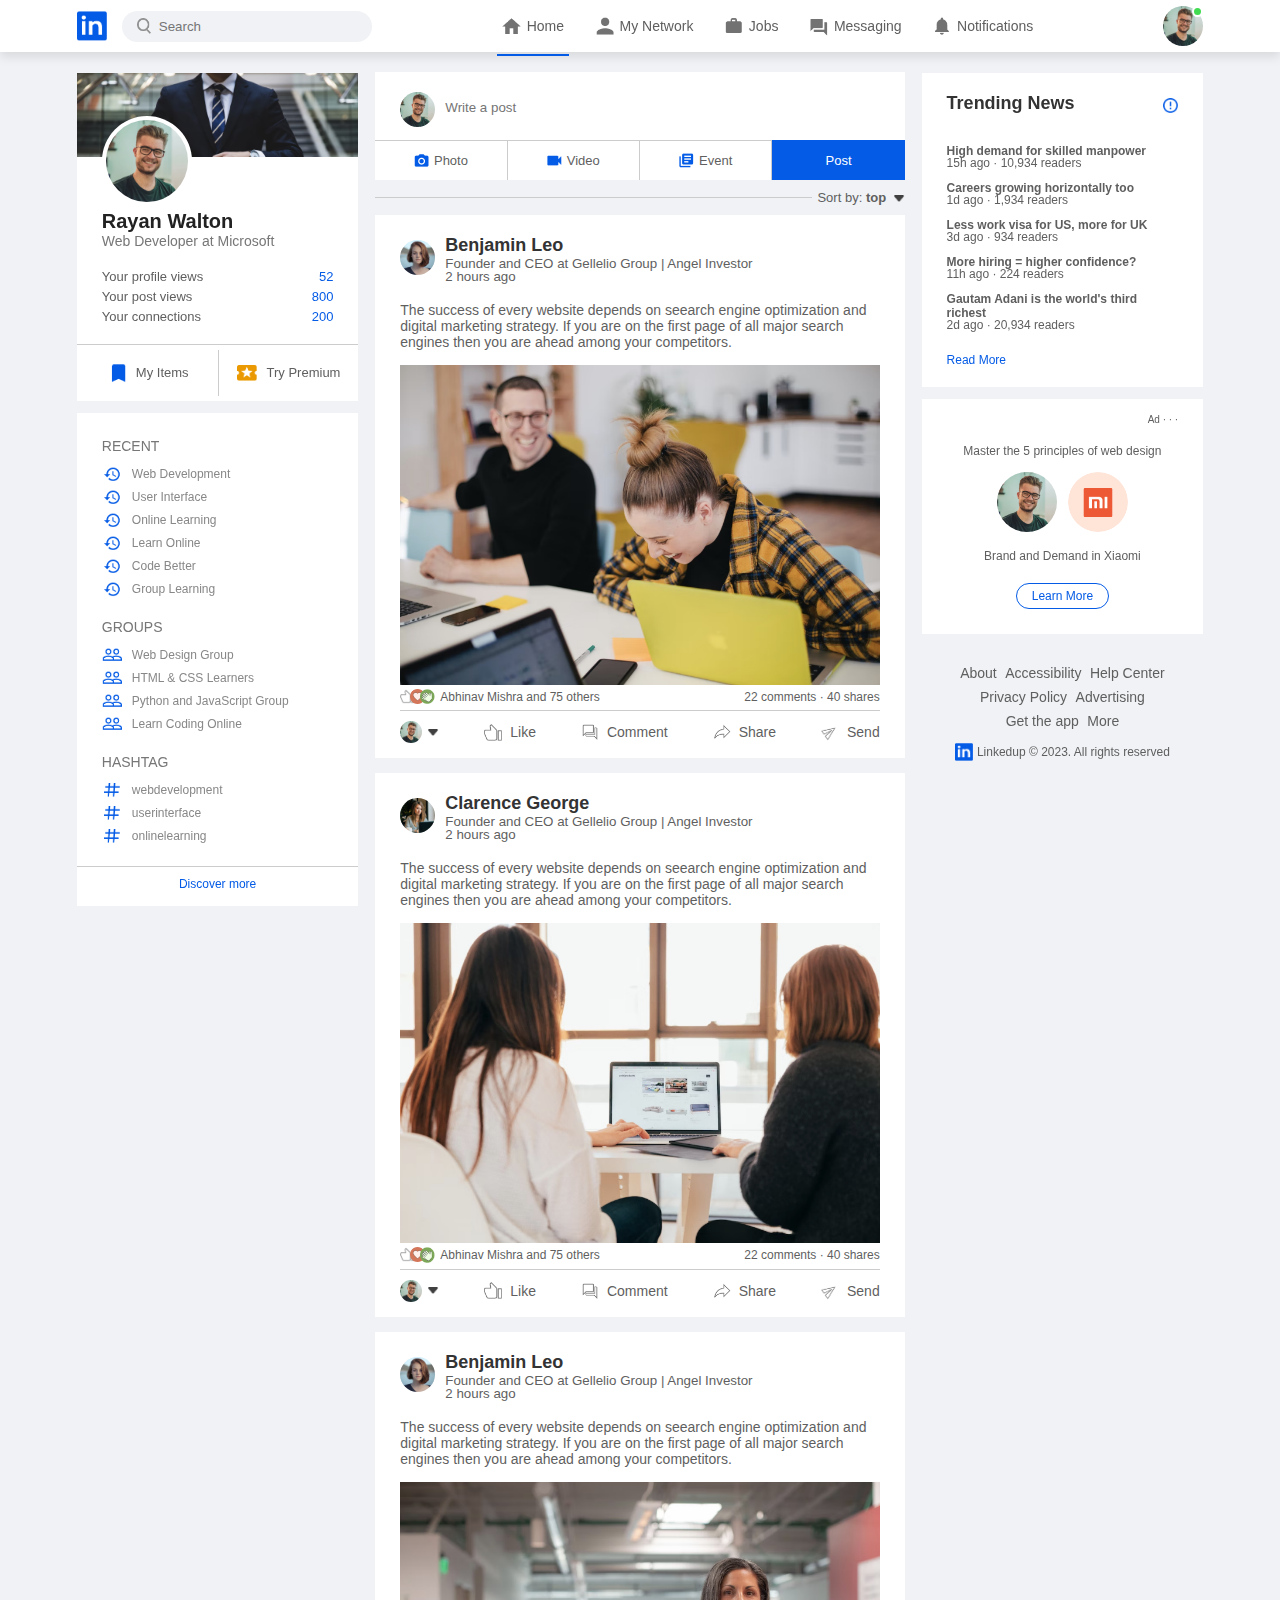
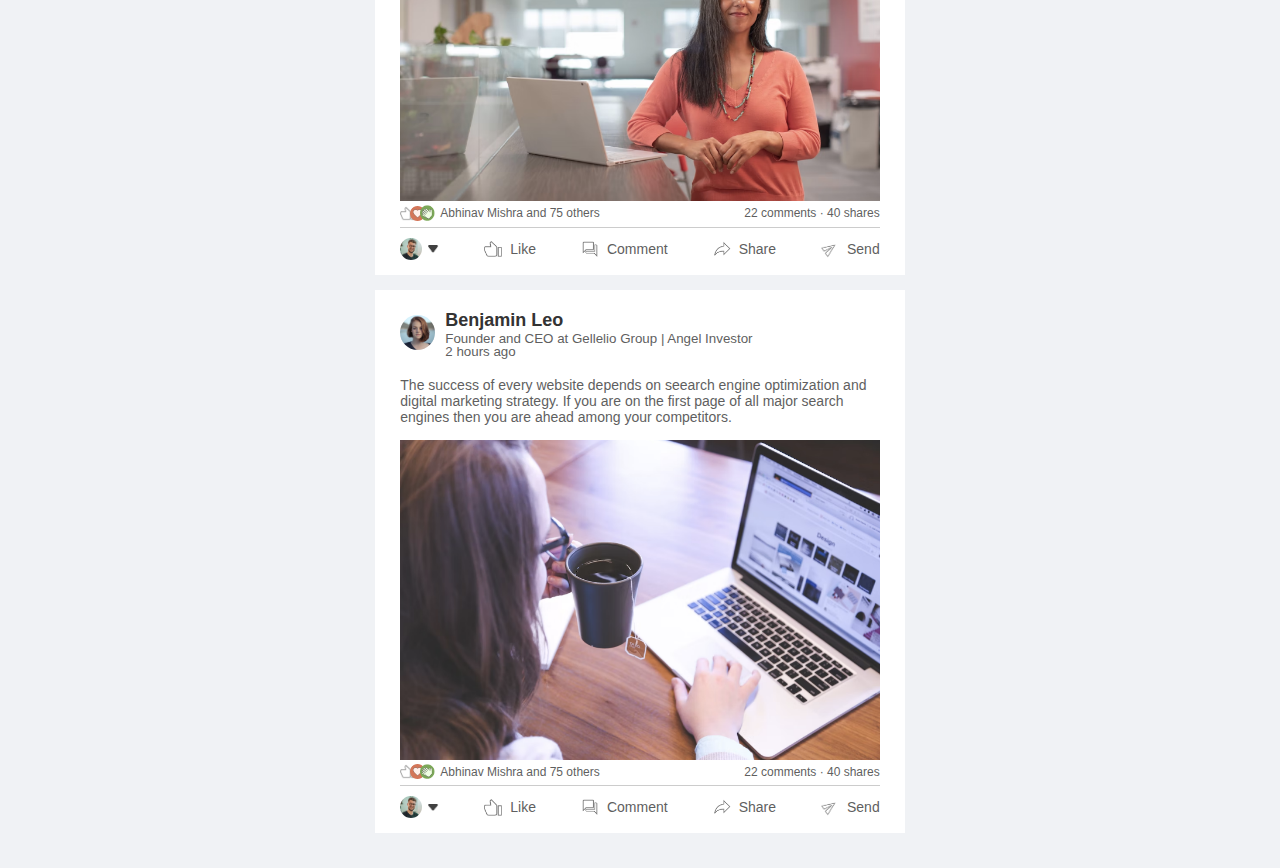
<file: index.html>
<!DOCTYPE html>
<html lang="en">
    <head>
        <meta charset = "UTF-8">
        <meta http-equiv = "X-UA-Compatible" content = "IE=edge">
        <meta name="viewport" content="width=device-width, initial-scale = 1.0">
        <title>LinkedIn - Social</title>
        <link rel="stylesheet" href="style.css">
    </head>
    <body>

        <nav class="navbar">
            <div class="navbar-left">
                <a href="index.html" class="logo"><img src="images/logo.png"></a>

                <div class="search-box">
                    <img src="images/search.png">
                    <input type="text" placeholder="Search ">
                </div>
            </div>
            <div class="navbar-center">
                <ul>
                    <li><a href="index.html" class="active-link"><img src="images/home.png"><span>Home</span></a></li>
                    <li><a href=""><img src="images/network.png"><span>My Network</span></a></li>
                    <li><a href=""><img src="images/jobs.png"><span>Jobs</span></a></li>
                    <li><a href=""><img src="images/message.png"><span>Messaging</span></a></li>
                    <li><a href=""><img src="images/notification.png"><span>Notifications</span></a></li>
                </ul>
            </div>
            <div class="navbar-right">
                <div class="online">
                    <img src="images/user-1.png" class="nav-profile-img" onclick="toggleMenu()">
                </div>
            </div>
            
            <!------------------- profile drop down menu --------------------------->
            <div class="profile-menu-wrap" id="profileMenu">
                <div class="profile-menu">
                    <div class="user-info">
                        <img src="images/user-1.png">
                        <div>
                            <h3>Rayan Walton</h3>
                            <a href="profile.html">See your profile</a>
                        </div>
                    </div>
                    <hr>
                    <a href="" class="profile-menu-link">
                        <img src="images/feedback.png">
                        <p>Give Feedback</p>
                        <span>></span>
                    </a>
                    <a href="" class="profile-menu-link">
                        <img src="images/setting.png">
                        <p>Settings & Privacy</p>
                        <span>></span>
                    </a>
                    <a href="" class="profile-menu-link">
                        <img src="images/help.png">
                        <p>Help & Support</p>
                        <span>></span>
                    </a>
                    <a href="" class="profile-menu-link">
                        <img src="images/display.png">
                        <p>Display & Accessibility</p>
                        <span>></span>
                    </a>
                    <a href="" class="profile-menu-link">
                        <img src="images/logout.png">
                        <p>Logout</p>
                        <span>></span>
                    </a>
                </div>
            </div>

        </nav>


        <!---------------- navbar end --------------------->

        <div class="container">

        <!---------------- left-sidebar --------------------->
            <div class="left-sidebar">
                <div class="sidebar-profile-box">
                    <img src="images/cover-pic.png" width="100%">
                    <div class="sidebar-profile-info">
                        <img src="images/user-1.png">
                        <h1>Rayan Walton</h1>
                        <h3>Web Developer at Microsoft</h3>
                        <ul>
                            <li>Your profile views<span>52</span></li>
                            <li>Your post views<span>800</span></li>
                            <li>Your connections<span>200</span></li>
                        </ul>
                    </div>
                    <div class="sidebar-profile-link">
                        <a href="#"><img src="images/items.png">My Items</a>
                        <a href="#"><img src="images/premium.png">Try Premium</a>
                    </div>
                </div>

                <div class="sidebar-activity" id="sidebarActivity">
                    <h3>RECENT</h3>
                    <a href=""><img src="images/recent.png"> Web Development</a>
                    <a href=""><img src="images/recent.png"> User Interface</a>
                    <a href=""><img src="images/recent.png"> Online Learning</a>
                    <a href=""><img src="images/recent.png"> Learn Online</a>
                    <a href=""><img src="images/recent.png"> Code Better</a>
                    <a href=""><img src="images/recent.png"> Group Learning</a>
                    <h3>GROUPS</h3>
                    <a href=""><img src="images/group.png"> Web Design Group</a>
                    <a href=""><img src="images/group.png"> HTML & CSS Learners</a>
                    <a href=""><img src="images/group.png"> Python and JavaScript Group</a>
                    <a href=""><img src="images/group.png"> Learn Coding Online</a>
                    <h3>HASHTAG</h3>
                    <a href=""><img src="images/hashtag.png"> webdevelopment</a>
                    <a href=""><img src="images/hashtag.png"> userinterface</a>
                    <a href=""><img src="images/hashtag.png"> onlinelearning</a>
                    <div class="discover-more-link">
                        <a href="">Discover more</a>
                    </div>
                </div>
                <p id="showMoreLink" onclick="toggleActivity()">Show more <b>+</b></p>
            </div>
        <!---------------- main-content --------------------->
            <div class="main-content">

                <div class="create-post">
                    <div class="create-post-input">
                        <img src="images/user-1.png">
                        <textarea rows="2" placeholder="Write a post"></textarea>
                    </div>
                    <div class="create-post-links">
                        <li><img src="images/photo.png">Photo</li>
                        <li><img src="images/video.png">Video</li>
                        <li><img src="images/event.png">Event</li>
                        <li>Post</li>
                    </div>
                </div>
                <div class="sort-by">
                    <hr>
                    <p>Sort by: <span>top <img src="images/down-arrow.png"></span></p>
                </div>
                <div class="post">
                    <div class="post-author">
                        <img src="images/user-3.png">
                        <div>
                            <h1>Benjamin Leo</h1>
                            <small>Founder and CEO at Gellelio Group | Angel Investor</small>
                            <small>2 hours ago</small>
                        </div>
                    </div>
                    <p>The success of every website depends on seearch engine optimization and digital marketing strategy. If you are on the first page of all major search engines then you are ahead among your competitors.</p>
                    <img src="images/post-image-1.png" width="100%">
                    <div class="post-stats">
                        <div>
                            <img src="images/thumbsup.png">
                            <img src="images/love.png">
                            <img src="images/clap.png">
                            <span class="liked-users">Abhinav Mishra and 75 others</span>
                        </div>
                        <div>
                            <span>22 comments &middot; 40 shares</span>
                        </div>
                    </div>
                    <div class="post-activity">
                        <div>
                            <img src="images/user-1.png" class="post-activity-user-icon">
                            <img src="images/down-arrow.png" class="post-activity-arrow-icon">
                        </div>
                        <div class="post-activity-link">
                            <img src="images/like.png">
                            <span>Like</span>
                        </div>
                        <div class="post-activity-link">
                            <img src="images/comment.png">
                            <span>Comment</span>
                        </div>
                        <div class="post-activity-link">
                            <img src="images/share.png">
                            <span>Share</span>
                        </div>
                        <div class="post-activity-link">
                            <img src="images/send.png">
                            <span>Send</span>
                        </div>
                    </div>
                </div>
                <div class="post">
                    <div class="post-author">
                        <img src="images/user-4.png">
                        <div>
                            <h1>Clarence George</h1>
                            <small>Founder and CEO at Gellelio Group | Angel Investor</small>
                            <small>2 hours ago</small>
                        </div>
                    </div>
                    <p>The success of every website depends on seearch engine optimization and digital marketing strategy. If you are on the first page of all major search engines then you are ahead among your competitors.</p>
                    <img src="images/post-image-2.png" width="100%">
                    <div class="post-stats">
                        <div>
                            <img src="images/thumbsup.png">
                            <img src="images/love.png">
                            <img src="images/clap.png">
                            <span class="liked-users">Abhinav Mishra and 75 others</span>
                        </div>
                        <div>
                            <span>22 comments &middot; 40 shares</span>
                        </div>
                    </div>
                    <div class="post-activity">
                        <div>
                            <img src="images/user-1.png" class="post-activity-user-icon">
                            <img src="images/down-arrow.png" class="post-activity-arrow-icon">
                        </div>
                        <div class="post-activity-link">
                            <img src="images/like.png">
                            <span>Like</span>
                        </div>
                        <div class="post-activity-link">
                            <img src="images/comment.png">
                            <span>Comment</span>
                        </div>
                        <div class="post-activity-link">
                            <img src="images/share.png">
                            <span>Share</span>
                        </div>
                        <div class="post-activity-link">
                            <img src="images/send.png">
                            <span>Send</span>
                        </div>
                    </div>
                </div>
                <div class="post">
                    <div class="post-author">
                        <img src="images/user-3.png">
                        <div>
                            <h1>Benjamin Leo</h1>
                            <small>Founder and CEO at Gellelio Group | Angel Investor</small>
                            <small>2 hours ago</small>
                        </div>
                    </div>
                    <p>The success of every website depends on seearch engine optimization and digital marketing strategy. If you are on the first page of all major search engines then you are ahead among your competitors.</p>
                    <img src="images/post-image-3.png" width="100%">
                    <div class="post-stats">
                        <div>
                            <img src="images/thumbsup.png">
                            <img src="images/love.png">
                            <img src="images/clap.png">
                            <span class="liked-users">Abhinav Mishra and 75 others</span>
                        </div>
                        <div>
                            <span>22 comments &middot; 40 shares</span>
                        </div>
                    </div>
                    <div class="post-activity">
                        <div>
                            <img src="images/user-1.png" class="post-activity-user-icon">
                            <img src="images/down-arrow.png" class="post-activity-arrow-icon">
                        </div>
                        <div class="post-activity-link">
                            <img src="images/like.png">
                            <span>Like</span>
                        </div>
                        <div class="post-activity-link">
                            <img src="images/comment.png">
                            <span>Comment</span>
                        </div>
                        <div class="post-activity-link">
                            <img src="images/share.png">
                            <span>Share</span>
                        </div>
                        <div class="post-activity-link">
                            <img src="images/send.png">
                            <span>Send</span>
                        </div>
                    </div>
                </div>
                <div class="post">
                    <div class="post-author">
                        <img src="images/user-3.png">
                        <div>
                            <h1>Benjamin Leo</h1>
                            <small>Founder and CEO at Gellelio Group | Angel Investor</small>
                            <small>2 hours ago</small>
                        </div>
                    </div>
                    <p>The success of every website depends on seearch engine optimization and digital marketing strategy. If you are on the first page of all major search engines then you are ahead among your competitors.</p>
                    <img src="images/post-image-4.png" width="100%">
                    <div class="post-stats">
                        <div>
                            <img src="images/thumbsup.png">
                            <img src="images/love.png">
                            <img src="images/clap.png">
                            <span class="liked-users">Abhinav Mishra and 75 others</span>
                        </div>
                        <div>
                            <span>22 comments &middot; 40 shares</span>
                        </div>
                    </div>
                    <div class="post-activity">
                        <div>
                            <img src="images/user-1.png" class="post-activity-user-icon">
                            <img src="images/down-arrow.png" class="post-activity-arrow-icon">
                        </div>
                        <div class="post-activity-link">
                            <img src="images/like.png">
                            <span>Like</span>
                        </div>
                        <div class="post-activity-link">
                            <img src="images/comment.png">
                            <span>Comment</span>
                        </div>
                        <div class="post-activity-link">
                            <img src="images/share.png">
                            <span>Share</span>
                        </div>
                        <div class="post-activity-link">
                            <img src="images/send.png">
                            <span>Send</span>
                        </div>
                    </div>
                </div>
            </div>
        <!---------------- right-sidebar --------------------->
            <div class="right-sidebar">
                <div class="sidebar-news">
                    <img src="images/more.png" class="info-icon">
                    <h3>Trending News</h3>
                    <a href="">High demand for skilled manpower</a>
                    <span>15h ago &middot; 10,934 readers</span>
                    <a href="">Careers growing horizontally too</a>
                    <span>1d ago &middot; 1,934 readers</span>
                    <a href="">Less work visa for US, more for UK</a>
                    <span>3d ago &middot; 934 readers</span>
                    <a href="">More hiring = higher confidence?</a>
                    <span>11h ago &middot; 224 readers</span>
                    <a href="">Gautam Adani is the world's third richest</a>
                    <span>2d ago &middot; 20,934 readers</span>

                    <a href="" class="read-more-link">Read More</a>
                </div>

                <div class="sidebar-ad">
                    <small>Ad &middot; &middot; &middot;</small>
                    <p>Master the 5 principles of web design</p>
                    <div>
                        <img src="images/user-1.png">
                        <img src="images/mi-logo.png">
                    </div>
                    <b>Brand and Demand in Xiaomi</b>
                    <a href="" class="ad-link">Learn More</a>
                </div>

                <div class="sidebar-useful-links">
                    <a href="">About</a>
                    <a href="">Accessibility</a>
                    <a href="">Help Center</a>
                    <a href="">Privacy Policy</a>
                    <a href="">Advertising</a>
                    <a href="">Get the app</a>
                    <a href="">More</a>

                    <div class="copyright-msg">
                        <img src="images/logo.png">
                        <p>Linkedup &#169; 2023. All rights reserved</p>
                    </div>
                </div>
            </div>
        </div>



        <script>

            let profileMenu = document.getElementById("profileMenu");

            function toggleMenu() {
                profileMenu.classList.toggle("open-menu");
            }

            let sidebarActivity = document.getElementById("sidebarActivity");
            let showMoreLink = document.getElementById("showMoreLink");

            function toggleActivity() {
                sidebarActivity.classList.toggle("open-activity");

                if(sidebarActivity.classList.contains("open-activity")) {
                    showMoreLink.innerHTML = "Show less <b>-</b>";
                }
                else {
                    showMoreLink.innerHTML = "Show more <b>+</b>";
                }
            }



        </script>
    </body>
</html>
</file>
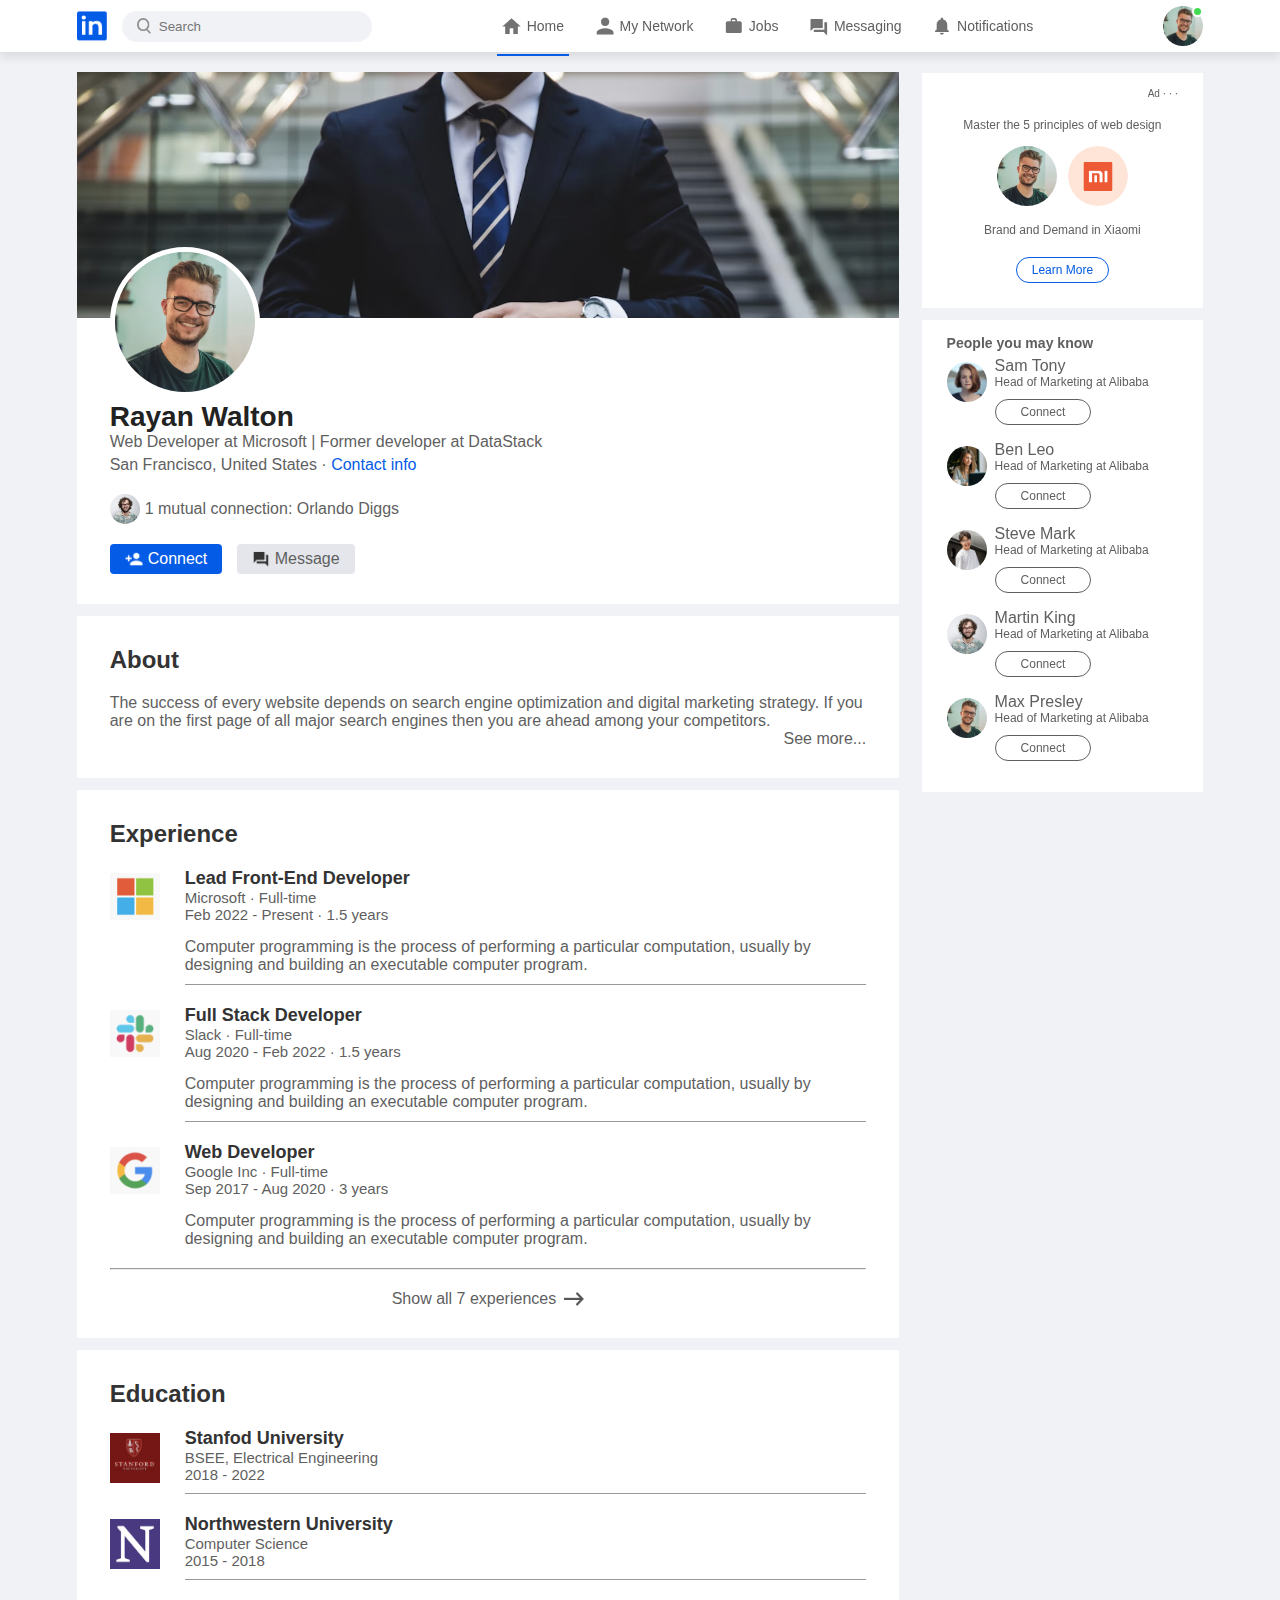
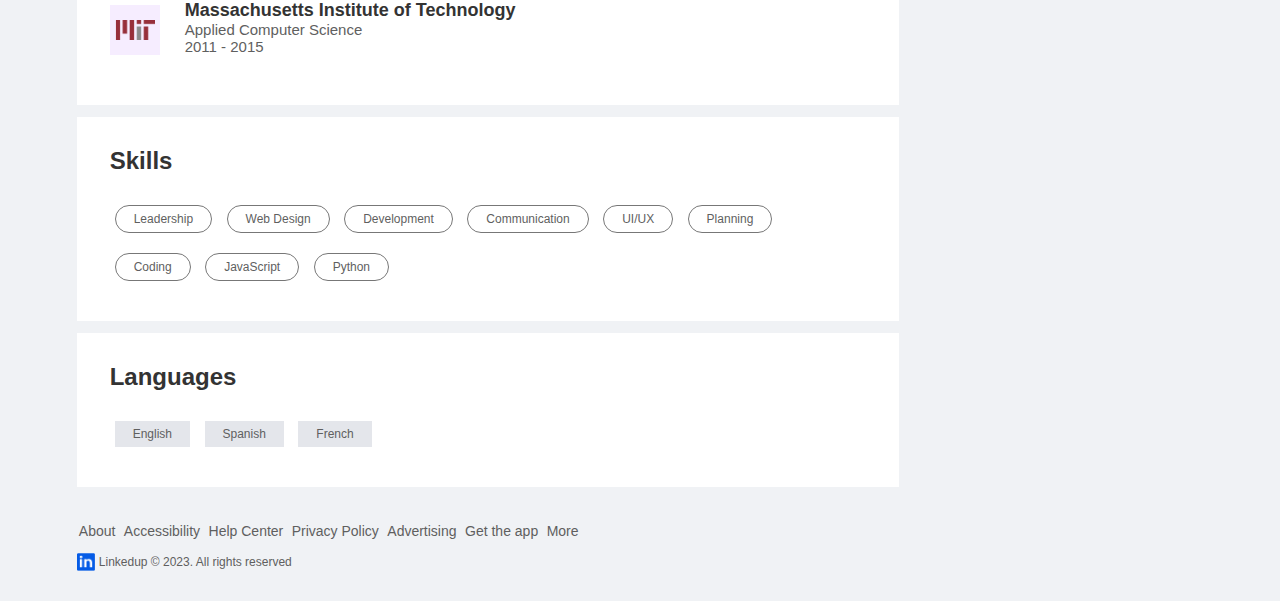
<file: profile.html>
<!DOCTYPE html>
<html lang="en">
    <head>
        <meta charset = "UTF-8">
        <meta http-equiv = "X-UA-Compatible" content = "IE=edge">
        <meta name="viewport" content="width=device-width, initial-scale = 1.0">
        <title>LinkedIn - Social</title>
        <link rel="stylesheet" href="style.css">
    </head>
    <body>

        <nav class="navbar">
            <div class="navbar-left">
                <a href="index.html" class="logo"><img src="images/logo.png"></a>

                <div class="search-box">
                    <img src="images/search.png">
                    <input type="text" placeholder="Search ">
                </div>
            </div>
            <div class="navbar-center">
                <ul>
                    <li><a href="index.html" class="active-link"><img src="images/home.png"><span>Home</span></a></li>
                    <li><a href=""><img src="images/network.png"><span>My Network</span></a></li>
                    <li><a href=""><img src="images/jobs.png"><span>Jobs</span></a></li>
                    <li><a href=""><img src="images/message.png"><span>Messaging</span></a></li>
                    <li><a href=""><img src="images/notification.png"><span>Notifications</span></a></li>
                </ul>
            </div>
            <div class="navbar-right">
                <div class="online">
                    <img src="images/user-1.png" class="nav-profile-img" onclick="toggleMenu()">
                </div>
            </div>
            
            <!------------------- profile drop down menu --------------------------->
            <div class="profile-menu-wrap" id="profileMenu">
                <div class="profile-menu">
                    <div class="user-info">
                        <img src="images/user-1.png">
                        <div>
                            <h3>Rayan Walton</h3>
                            <a href="profile.html">See your profile</a>
                        </div>
                    </div>
                    <hr>
                    <a href="" class="profile-menu-link">
                        <img src="images/feedback.png">
                        <p>Give Feedback</p>
                        <span>></span>
                    </a>
                    <a href="" class="profile-menu-link">
                        <img src="images/setting.png">
                        <p>Settings & Privacy</p>
                        <span>></span>
                    </a>
                    <a href="" class="profile-menu-link">
                        <img src="images/help.png">
                        <p>Help & Support</p>
                        <span>></span>
                    </a>
                    <a href="" class="profile-menu-link">
                        <img src="images/display.png">
                        <p>Display & Accessibility</p>
                        <span>></span>
                    </a>
                    <a href="" class="profile-menu-link">
                        <img src="images/logout.png">
                        <p>Logout</p>
                        <span>></span>
                    </a>
                </div>
            </div>

        </nav>
        
        <!---------------- navbar end --------------------->

        <div class="container">
            <div class="profile-main">
                <div class="profile-container">
                    <img src="images/cover-pic.png" width="100%">
                    <div class="profile-container-inner">
                        <img src="images/user-1.png" class="profile-pic">
                        <h1>Rayan Walton</h1>
                        <b>Web Developer at Microsoft | Former developer at DataStack</b>
                        <p>San Francisco, United States &middot; <a href="">Contact info</a></p>
                        <div class="mutual-connection">
                            <img src="images/user-2.png">
                            <span>1 mutual connection: Orlando Diggs</span>
                        </div>
                        <div class="profile-btn">
                            <a href="" class="primary-btn"><img src="images/connect.png">Connect</a>
                            <a href=""><img src="images/chat.png">Message</a>
                        </div>
                    </div>
                </div>

                <div class="profile-description">
                    <h2>About</h2>
                    <p>The success of every website depends on search engine optimization and digital marketing strategy. If you are on the first page of all major search engines then you are ahead among your competitors.</p>
                    <a href="" class="see-more-link">See more... </a>
                </div>

                <div class="profile-description">
                    <h2>Experience</h2>
                    <div class="profile-desc-row">
                        <img src="images/microsoft.png">
                        <div>
                            <h3>Lead Front-End Developer</h3>
                            <b>Microsoft &middot; Full-time</b>
                            <b>Feb 2022 - Present &middot; 1.5 years</b>
                            <p>Computer programming is the process of performing a particular computation, usually by designing and building an executable computer program.</p>
                            <hr>
                        </div>
                    </div>
                    <div class="profile-desc-row">
                        <img src="images/slack.png">
                        <div>
                            <h3>Full Stack Developer</h3>
                            <b>Slack &middot; Full-time</b>
                            <b>Aug 2020 - Feb 2022 &middot; 1.5 years</b>
                            <p>Computer programming is the process of performing a particular computation, usually by designing and building an executable computer program.</p>
                            <hr>
                        </div>
                    </div>
                    <div class="profile-desc-row">
                        <img src="images/google.png">
                        <div>
                            <h3>Web Developer</h3>
                            <b>Google Inc &middot; Full-time</b>
                            <b>Sep 2017 - Aug 2020 &middot; 3 years</b>
                            <p>Computer programming is the process of performing a particular computation, usually by designing and building an executable computer program.</p>
                        </div>
                    </div>
                    <hr>
                    <a href="" class="experience-link">Show all 7 experiences <img src="images/right-arrow.png"></a>
                </div>

                <div class="profile-description">
                    <h2>Education</h2>
                    <div class="profile-desc-row">
                        <img src="images/stanford.png">
                        <div>
                            <h3>Stanfod University</h3>
                            <b>BSEE, Electrical Engineering</b>
                            <b>2018 - 2022</b>
                            <hr>
                        </div>
                    </div>
                    <div class="profile-desc-row">
                        <img src="images/north.png">
                        <div>
                            <h3>Northwestern University</h3>
                            <b>Computer Science</b>
                            <b>2015 - 2018</b>
                            <hr>
                        </div>
                    </div>
                    <div class="profile-desc-row">
                        <img src="images/mit.png">
                        <div>
                            <h3>Massachusetts Institute of Technology</h3>
                            <b>Applied Computer Science</b>
                            <b>2011 - 2015</b>
                        </div>
                    </div>
                </div>

                <div class="profile-description">
                    <h2>Skills</h2>
                    <a href="" class="skills-btn">Leadership</a>
                    <a href="" class="skills-btn">Web Design</a>
                    <a href="" class="skills-btn">Development</a>
                    <a href="" class="skills-btn">Communication</a>
                    <a href="" class="skills-btn">UI/UX</a>
                    <a href="" class="skills-btn">Planning</a>
                    <a href="" class="skills-btn">Coding</a>
                    <a href="" class="skills-btn">JavaScript</a>
                    <a href="" class="skills-btn">Python</a>
                </div>
                <div class="profile-description">
                    <h2>Languages</h2>
                    <a href="" class="language-btn">English</a>
                    <a href="" class="language-btn">Spanish</a>
                    <a href="" class="language-btn">French</a>

                </div>
            </div>

            <!------------ profile sidebar -------------------------------------->
            <div class="profile-sidebar">

                <div class="sidebar-ad">
                    <small>Ad &middot; &middot; &middot;</small>
                    <p>Master the 5 principles of web design</p>
                    <div>
                        <img src="images/user-1.png">
                        <img src="images/mi-logo.png">
                    </div>
                    <b>Brand and Demand in Xiaomi</b>
                    <a href="" class="ad-link">Learn More</a>
                </div>

                <div class="sidebar-people">
                    <h3>People you may know</h3>
                    <div class="sidebar-people-row">
                        <img src="images/user-3.png">
                        <div>
                            <h2>Sam Tony</h2>
                            <p>Head of Marketing at Alibaba</p>
                            <a href="">Connect</a>
                        </div>
                    </div>
                    <div class="sidebar-people-row">
                        <img src="images/user-4.png">
                        <div>
                            <h2>Ben Leo</h2>
                            <p>Head of Marketing at Alibaba</p>
                            <a href="">Connect</a>
                        </div>
                    </div>
                    <div class="sidebar-people-row">
                        <img src="images/user-5.png">
                        <div>
                            <h2>Steve Mark</h2>
                            <p>Head of Marketing at Alibaba</p>
                            <a href="">Connect</a>
                        </div>
                    </div>
                    <div class="sidebar-people-row">
                        <img src="images/user-2.png">
                        <div>
                            <h2>Martin King</h2>
                            <p>Head of Marketing at Alibaba</p>
                            <a href="">Connect</a>
                        </div>
                    </div>
                    <div class="sidebar-people-row">
                        <img src="images/user-1.png">
                        <div>
                            <h2>Max Presley</h2>
                            <p>Head of Marketing at Alibaba</p>
                            <a href="">Connect</a>
                        </div>
                    </div>
                </div>

            </div>
        </div>

        <div class="profile-footer">
            <div class="sidebar-useful-links">
                <a href="">About</a>
                <a href="">Accessibility</a>
                <a href="">Help Center</a>
                <a href="">Privacy Policy</a>
                <a href="">Advertising</a>
                <a href="">Get the app</a>
                <a href="">More</a>

                <div class="copyright-msg">
                    <img src="images/logo.png">
                    <p>Linkedup &#169; 2023. All rights reserved</p>
                </div>
            </div>
        </div>
        

        <script>

            let profileMenu = document.getElementById("profileMenu");

            function toggleMenu() {
                profileMenu.classList.toggle("open-menu");
            }

        </script>
    </body>
</html>
</file>
<file: style.css>
* {
    margin: 0;
    padding: 0;
    font-family: 'Poppins', sans-serif;
    box-sizing: border-box;
}
body {
    background-color: #f0f2f5;
    color: #5f5f5f;
}
a {
    text-decoration: none;
    color: #5f5f5f;
}
.navbar {
    display: flex;
    align-items: center;
    justify-content: space-between;
    background: #fff;
    padding: 6px 6%;
    position: sticky;
    top: 0;
    z-index: 100;
    box-shadow: 0 5px 10px rgba(0, 0, 0, 0.1);
}
.logo img {
    width: 30px;
    margin-right: 15px;
    display: block;
}
.navbar-center ul li{
    display: inline-block;
    list-style: none;
}
.navbar-center ul li a {
    display: flex;
    align-items: center;
    font-size: 14px;
    margin: 5px 8px;
    padding-right: 5px;
    position: relative;
}
.navbar-center ul li a img {
    width: 30px;
}

.navbar-center ul li a::after {
    content: '';
    width: 0;
    height: 2px;
    background: #045be6;
    position: absolute;
    bottom: -15px;
    transition: width 0.3s;
}
.navbar-center ul li a:hover::after,
.navbar-center ul li a.active-link::after {
    width: 100%;
}



.nav-profile-img {
    width: 40px;
    border-radius: 50%;
    display: block;
    cursor: pointer;
    position: relative;
}
.online {
    position: relative;
}
.online::after {
    content: '';
    width: 7px;
    height: 7px;
    border: 2px solid #fff;
    border-radius: 50%;
    right: 0px;
    top: 0px;
    background: #41db51;
    position: absolute;
}
.search-box {
    background: #f0f2f5;
    width: 250px;
    border-radius: 20px;
    display: flex;
    align-items: center;
    padding: 0 15px;    
}
.navbar-left {
    display: flex;
    align-items: center;
}
.search-box img {
    width: 14px;
}
.search-box input {
    width: 100%;
    background: transparent;
    padding: 8px;
    outline: none;
    border: none;
}
/*---------------------- navbar end ---------------------------------*/

.container {
    padding: 20px 6%;
    display: flex;
    flex-wrap: wrap;
    justify-content: space-between;
}

/*---------------------- left-sidebar ---------------------------------*/
.left-sidebar {
    flex-basis: 25%;
    align-self: flex-start;
    position: sticky;
    top: 73px;
}
.sidebar-profile-box {
    background: #fff;
}
.sidebar-profile-info {
    padding: 0 25px;
}
.sidebar-profile-info img {
    width: 90px;
    border-radius: 50%;
    background: #fff;
    padding: 4px;
    margin-top: -45px;
}
.sidebar-profile-info h1 {
    font-size: 20px;
    font-weight: 600;
    color: #222;
}
.sidebar-profile-info h3 {
    font-size: 14px;
    font-weight: 500;
    color: #777;
}
.sidebar-profile-info ul {
    list-style: none;
    margin: 20px 0;
}
.sidebar-profile-info ul li {
    width: 100%;
    margin: 5px 0;
    font-size: 13px;
}
.sidebar-profile-info ul li span {
    float: right;
    color: #045be6;
}
.sidebar-profile-link {
    display: flex;
    align-items: center;
    border-top: 1px solid #ccc;
}

.sidebar-profile-link a {
    flex-basis: 50%;
    display: flex;
    align-items: center;
    justify-content: center;
    padding: 15px 0;
    font-size: 13px;
    border-left: 1px solid #ccc;
}
.sidebar-profile-link a:first-child {
    border-left: 0;
}
.sidebar-profile-link a img {
    width: 20px;
    margin-right: 10px;
}
.sidebar-activity {
    background: #fff;
    padding: 5px 25px;
    margin: 12px 0;
}
.sidebar-activity h3 {
    color: #777;
    font-size: 14px;
    font-weight: 500;
    margin: 20px 0 10px;
}
.sidebar-activity a {
    display: flex;
    align-items: center;
    font-size: 12px;
    font-weight: 500;
    color: #888;
    margin: 3px 0;
}

.sidebar-activity a img {
    width: 20px;
    margin-right: 10px;
}
.discover-more-link {
    border-top: 1px solid #ccc;
    text-align: center;
    margin-top: 20px;
    margin-left: -25px;
    margin-right: -25px;
}
.discover-more-link a {
    color: #045be6;
    display: inline-block;
    margin: 10px 0;
}


/*---------------------- right-sidebar ---------------------------------*/
.right-sidebar {
    flex-basis: 25%;
    align-self: flex-start;
    position: sticky;
    top: 73px;
}
.sidebar-news {
    background: #fff;
    padding: 10px 25px;
}
.info-icon {
    width: 15px;
    float: right;
    margin-top: 15px;
}
.sidebar-news h3 {
    font-size: 18px;
    font-weight: 600;
    color: #333;
    margin:10px 0 30px;
}
.sidebar-news a {
    display: block;
    font-size: 12px;
    font-weight: 600;
    margin-top: 10px;
    margin-bottom: -5px;
}
.sidebar-news span {
    font-size: 12px;
}

.sidebar-news .read-more-link {
    color: #045be6;
    font-weight: 500;
    margin: 20px 0 10px;
}

.sidebar-ad {
    background: #fff;
    padding: 15px 25px;
    text-align: center;
    margin: 12px 0;
    font-size: 12px;
}
.sidebar-ad img {
    width: 60px;
    border-radius: 50%;
    margin: 4px;
}
.sidebar-ad small {
    float: right;
    font-weight: 500;
}
.sidebar-ad p {
    margin-top: 30px;
    margin-bottom: 10px;
}
.sidebar-ad b {
    display: block;
    font-weight: 500;
    margin-top: 10px;
}
.ad-link {
    display: inline-block;
    border: 1px solid #045be6;
    border-radius: 30px;
    padding: 5px 15px;
    color: #045be6;
    font-weight: 500;
    margin: 20px auto 10px;
}
.sidebar-useful-links {
    padding: 15px 25px;
    text-align: center;
}

.sidebar-useful-links a {
    display: inline-block;
    font-size: 14px;
    margin: 4px 2px;
}
.copyright-msg {
    display: flex;
    align-items: center;
    justify-content: center;
    font-size: 12px;
    margin-top: 10px;
    font-weight: 500;
}
.copyright-msg img {
    width: 18px;
    margin-right: 4px;
}


/*---------------------- main content ---------------------------------*/
.main-content {
    flex-basis: 47%;
}
.create-post {
    background: #fff;
}
.create-post-input {
    padding: 20px 25px 10px;
    display: flex;
    align-items: flex-start;
}
.create-post-input img {
    width: 35px;
    border-radius: 50%;
    margin-right: 10px;
}
.create-post-input textarea {
    width: 100%;
    border: 0;
    outline: 0;
    resize: none;
    background: transparent;
    margin-top: 8px;
}
::placeholder {
    font-weight: 500;
}
.create-post-links {
    display: flex;
    align-items: flex-start;
}
.create-post-links li {
    list-style: none;
    border-top: 1px solid #ccc;
    border-right: 1px solid #ccc;
    flex-basis: 25%;
    height: 40px;
    font-size: 13px;
    display: flex;
    align-items: center;
    justify-content: center;
    cursor: pointer;
}
.create-post-links li img {
    width: 15px;
    margin-right: 5px;
}
.create-post-links li:last-child {
    background: #045be6;
    color: #fff;
    border-top: 0;
    border-right: 0;
}
.sort-by {
    display: flex;
    align-items: center;
    margin: 10px 0;
}
.sort-by hr {
    flex: 1;
    border: 0;
    height: 1px;
    background: #ccc;
}
.sort-by p {
    font-size: 13px;
    padding-left: 5px;
}
.sort-by p span {
    font-weight: 600;
    cursor: pointer;
}
.sort-by p span img {
    width: 12px;
    margin-left: 3px;
}
.post {
    background: #fff;
    padding: 20px 25px 5px;
    margin: 5px 0 15px;
}
.post-author {
    display: flex;
    align-items: flex-start;
    margin-bottom: 20px;
}
.post-author img {
    width: 35px;
    border-radius: 50%;
    margin-right: 10px;
    margin-top: 5px;
}
.post-author h1 {
    font-size: 18px;
    font-weight: 600;
    color: #333;
}
.post-author small {
    display: block;
    margin-bottom: -2px;
}
.post p {
    font-size: 14px;
    margin-bottom: 15px;
}
.post-stats {
    display: flex;
    flex-wrap: wrap;
    align-items: center;
    justify-content: space-between;
    font-size: 12px;
    border-bottom: 1px solid #ccc;
    padding-bottom: 6px;
}
.post-stats div {
    display: flex;
    align-items: center;
}
.post-stats img {
    width: 15px;
    margin-right: -5px;
}
.liked-users {
    margin-left: 10px;
}
.post-activity {
    display: flex;
    align-items: center;
    justify-content: space-between;
    padding: 10px 0;
    font-size: 14px;
    font-weight: 500;
}
.post-activity div {
    display: flex;
    align-items: center;
}
.post-activity-user-icon {
    width: 22px;
    border-radius: 50%;
}
.post-activity-arrow-icon {
    width: 12px;
    margin-left: 5px;
}
.post-activity-link img {
    width: 18px;
    margin-right: 8px;
}


/*------------------- profile drop down menu ------------------------*/

.profile-menu-wrap {
    position: absolute;
    top: 100%;
    right: 5%;
    width: 320px;
    max-height: 0;
    overflow: hidden;
    transition: max-height 0.5s;
}
.profile-menu-wrap.open-menu {
    max-height: 400px;
}
.profile-menu {
    background: #222;
    color: #fff;
    padding: 20px;
    margin: 10px;
}
.user-info {
    display: flex;
    align-items: center;
}
.user-info img {
    width: 50px;
    border-radius: 50%;
    margin-right: 15px;
}
.user-info h3 {
    font-weight: 500;
    margin-bottom: -7px;
}
.user-info a {
    color: #c9dbf8;
    font-size: 13px;
}
.profile-menu hr {
    border: 0;
    height: 1px;
    width: 100%;
    background: #fff;
    margin: 15px 0 10px;    
}
.profile-menu-link {
    display: flex;
    align-items: center;
    color: #fff;
    margin: 12px 0;
    font-size: 14px;
}
.profile-menu-link p {
    width: 100%;
}
.profile-menu-link img {
    width: 35px;
    border-radius: 50%;
    margin-right: 15px;
}



/*------------- profile-page -----------------------------------*/

.profile-main {
    flex-basis: 73%;
}
.profile-sidebar {
    flex-basis: 25%;
    align-self: flex-start;
    position: sticky;
    top: 73px;
}
.profile-container {
    background: #fff;
}
.profile-container-inner {
    padding: 0 4% 10px;
}
.profile-pic {
    width: 150px;
    border-radius: 50%;
    margin-top: -75px;
    padding: 5px;
    background: #fff;
}
.profile-container h1 {
    font-size: 28px;
    font-weight: 600;
    color: #222;
}
.profile-container b {
    font-weight: 500;
}
.profile-container p {
    margin-top: 5px;
}
.profile-container p a {
    color: #045be6;
    font-weight: 500;
}
.mutual-connection {
    display: flex;
    align-items: center;
    margin: 20px 0;
}
.mutual-connection img {
    width: 30px;
    border-radius: 50%;
    margin-right: 5px;
}
.profile-btn {
    margin: 20px 0;
}
.profile-btn a {
    display: inline-flex;
    align-items: center;
    background: #e4e6eb;
    padding: 6px 15px;
    border-radius: 4px;
    margin-right: 10px;
}
.profile-btn a img {
    width: 18px;
    margin-right: 5px;
}
.profile-btn .primary-btn {
    background: #045be6;
    color: #fff;
}
.profile-description {
    background: #fff;
    padding: 20px 4% 30px;
    margin: 12px 0;
}
.profile-description h2 {
    color: #333;
    margin: 10px 0 20px;
    font-weight: 600;
}
.see-more-link {
    display: block;
    text-align: right;
    font-size: 15 px;
}
.profile-desc-row {
    display: flex;
    align-items: flex-start;
    margin: 20px 0;
}
.profile-desc-row img {
    width: 50px;
    margin-right: 25px;
    margin-top: 5px;
}
.profile-desc-row div {
    width: 100%;
}
.profile-desc-row h3 {
    font-size: 18px;
    font-weight: 600;
    color: #333;
}
.profile-desc-row b {
    display: block;
    font-weight: 500;
    font-size: 15px;
}
.profile-desc-row p {
    margin-top: 15px;
}
.profile-desc-row hr {
    border: 0;
    border-bottom: 1px solid #999;
    margin-top: 10px;
}
.experience-link {
    display: flex;
    align-items: center;
    justify-content: center;
    padding-top: 20px;
    font-weight: 500;
}
.experience-link img {
    width: 20px;
    margin-left: 8px;
}
.skills-btn {
    display: inline-block;
    margin: 10px 5px;
    padding: 6px 18px;
    border: 1px solid #777;
    border-radius: 30px;
    font-size: 12px;
    font-weight: 500;
}
.language-btn {
    display: inline-block;
    margin: 10px 5px;
    padding: 6px 18px;
    background: #e4e6eb;
    font-size: 12px;
    font-weight: 500;
}

/*---------------- profile right sidebar ----------------*/
.profile-sidebar .sidebar-ad {
    margin: 0;
}
.sidebar-people {
    background: #fff;
    padding: 15px 25px;
    margin: 12px 0;
    font-size: 12px;
}
.sidebar people h3 {
    font-size: 16px;
    font-weight: 600;
    margin: 10px 0 20px;
}
.sidebar-people-row {
    display: flex;
    align-items: flex-start;
    margin: 6px 0;
}
.sidebar-people-row img {
    width: 40px;
    border-radius: 50%;
    margin-right: 8px;
    margin-top: 5px;
}
.sidebar-people-row h2 {
    font-weight: 500;
    font-size: 16px;
}
.sidebar-people-row a {
    display: inline-block;
    margin: 10px 0;
    padding: 5px 25px;
    border: 1px solid #5f5f5f;
    border-radius: 30px;
    font-weight: 500;
}
.profile-footer {
    padding: 0 6% 30px;
}
.profile-footer .sidebar-useful-links {
    text-align: left;
    padding: 0;
}
.profile-footer .copyright-msg {
    justify-content: flex-start;
}

#showMoreLink {
    display: none;
}


/*-------------- media query for small screen -------------------*/
@media only screen and (max-width: 600px) {
    .search-box {
        background: transparent;
        width: auto;
        padding: 0;
    }
    .search-box input {
        width: 0;
        padding: 0;
    }
    .navbar-center ul li a span {
        display: none;
    }
    .navbar-center ul li a {
        padding-right: 0;
        margin: 5px;
    }
    .nav-profile-img {
        width: 30px;
    }
    .container {
        padding: 15px 3%;
    }
    .left-sidebar, .right-sidebar {
        flex-basis: 100%;
        position: relative;
        top: unset;
    }
    .main-content {
        flex-basis: 100%;
    }
    .post-stats div {
        margin: 2px 0;
    }
    .post-activity-link span {
        display: none;
    }
    .post-activity-link img {
        margin-right: 0;
    }
    .profile-main, .profile-sidebar {
        flex-basis: 100%;
    }
    .profile-container {
        font-size: 14px;
    }
    .profile-pic {
        width: 100px;
        margin-top: -50px;
    }
    .profile-description {
        font-size: 14px;
    }
    #showMoreLink {
        display: block;
        width: fit-content;
        margin: 10px auto;
        font-size: 14px;
        cursor: pointer;
    }
    .sidebar-activity {
        display: none;
    }
    .sidebar-activity.open-activity {
        display: block;
    }
}
</file>
